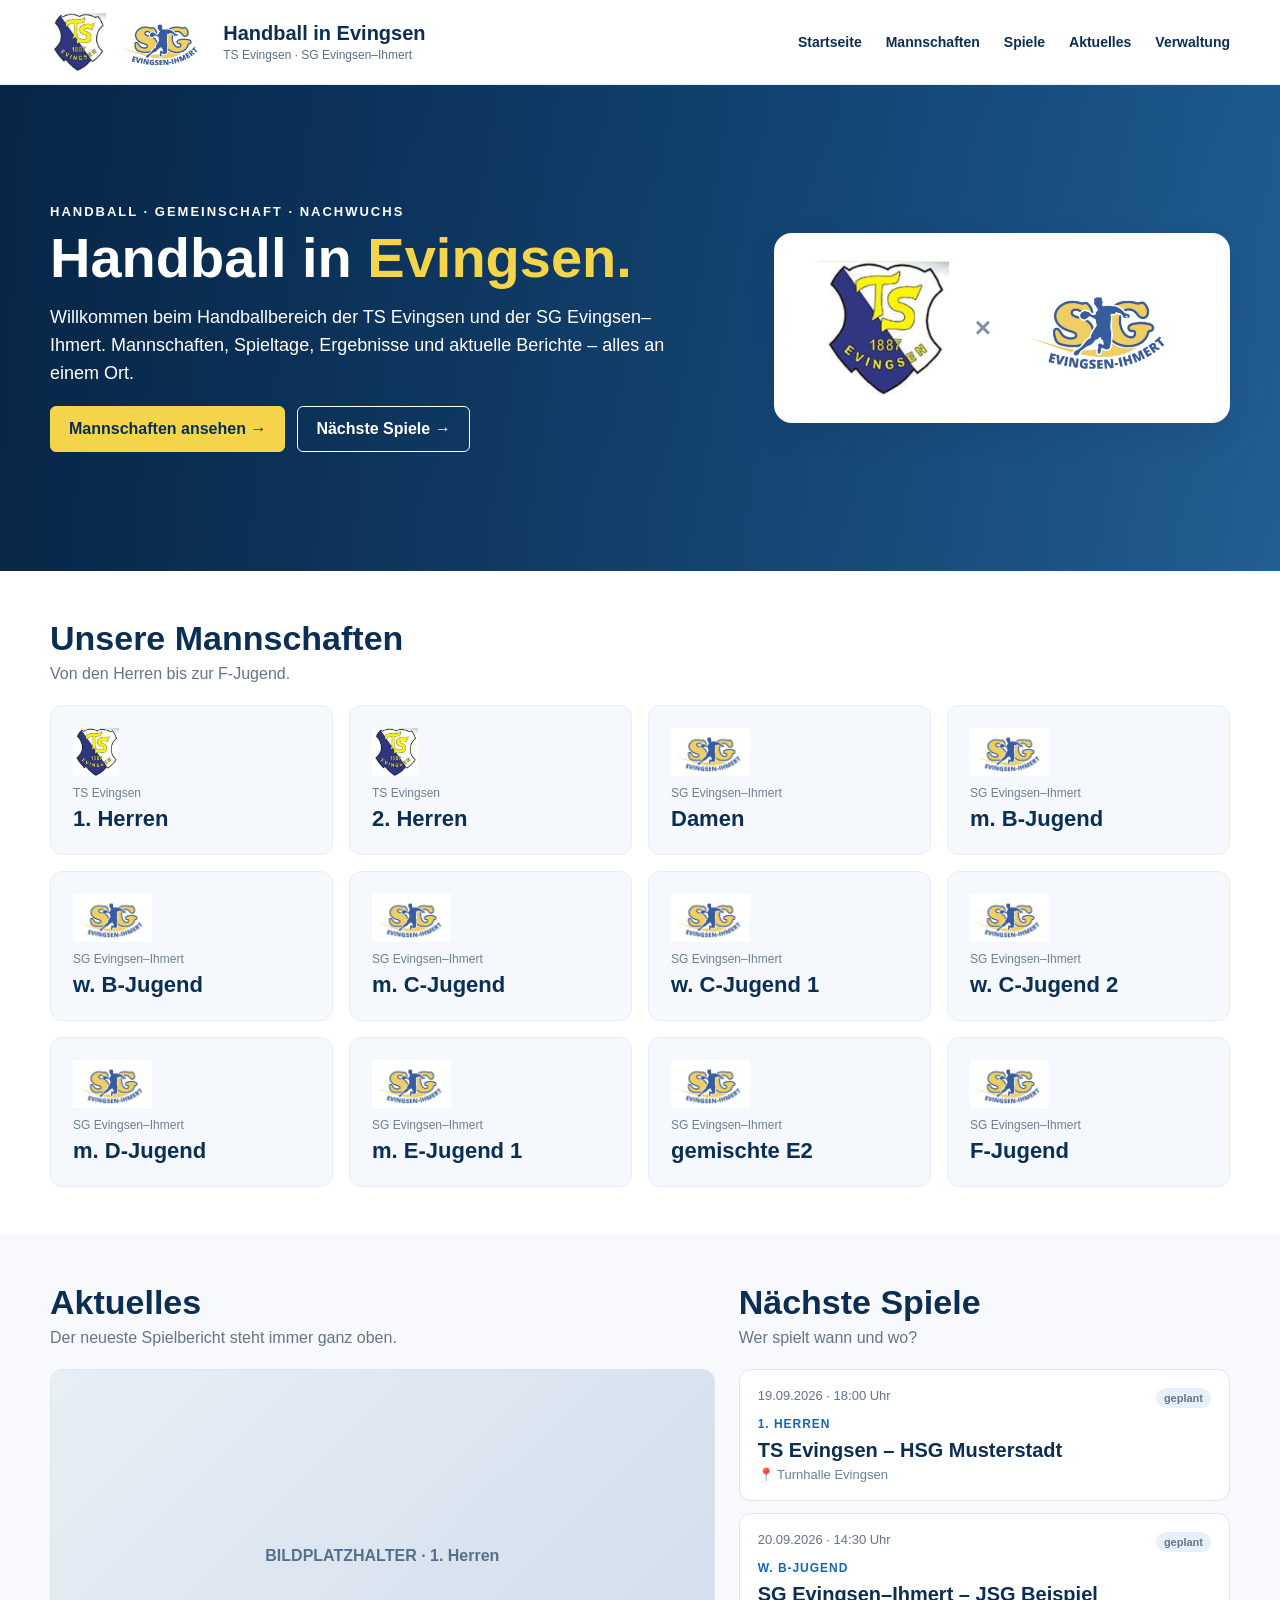
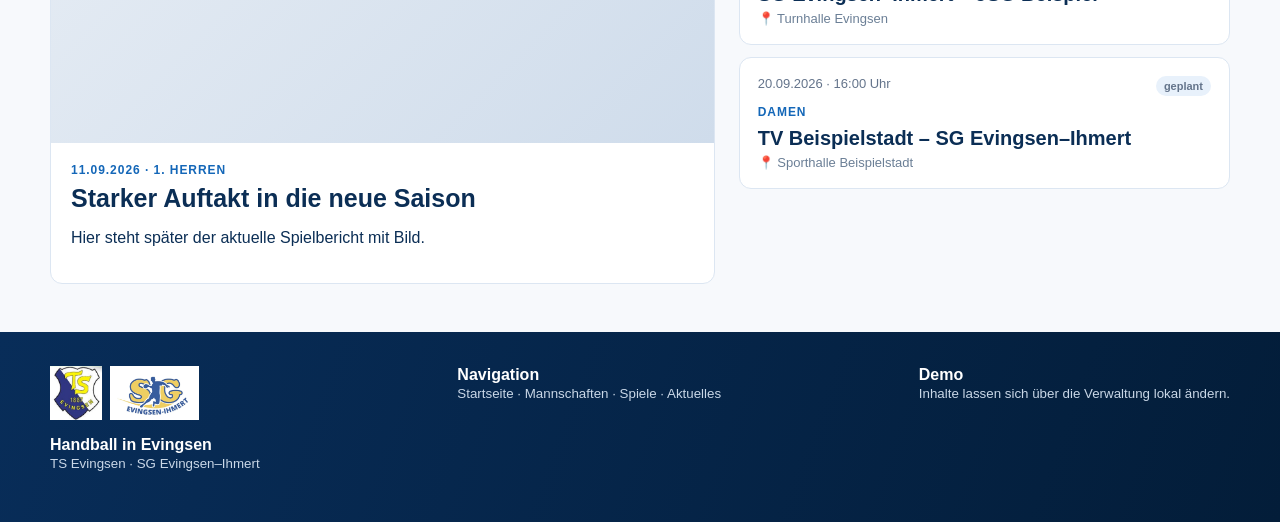
<file: index.html>
<!doctype html><html lang="de"><head><meta charset="utf-8"><meta name="viewport" content="width=device-width,initial-scale=1"><title>Handball in Evingsen</title><link rel="stylesheet" href="assets/css/style.css"></head><body><header class="topbar"><div class="container header"><a class="brand" href="index.html"><div class="brand-logos"><img src="assets/img/ts-logo.png"><img src="assets/img/sg-logo.png"></div><div class="brand-text"><strong>Handball in Evingsen</strong><span>TS Evingsen · SG Evingsen–Ihmert</span></div></a><nav class="nav"><a href="index.html">Startseite</a><a href="mannschaften.html">Mannschaften</a><a href="spiele.html">Spiele</a><a href="aktuelles.html">Aktuelles</a><a href="admin.html">Verwaltung</a></nav><button class="menu-btn">☰</button></div><div class="container mobile-menu"><a href="index.html">Startseite</a><a href="mannschaften.html">Mannschaften</a><a href="spiele.html">Spiele</a><a href="aktuelles.html">Aktuelles</a><a href="admin.html">Verwaltung</a></div></header><section class="hero"><div class="container hero-inner"><div><div class="kicker">Handball · Gemeinschaft · Nachwuchs</div><h1>Handball in <span>Evingsen.</span></h1><p>Willkommen beim Handballbereich der TS Evingsen und der SG Evingsen–Ihmert. Mannschaften, Spieltage, Ergebnisse und aktuelle Berichte – alles an einem Ort.</p><div class="hero-actions"><a class="btn primary" href="mannschaften.html">Mannschaften ansehen →</a><a class="btn" href="spiele.html">Nächste Spiele →</a></div></div><div class="hero-logos"><img src="assets/img/ts-logo.png"><div class="x">×</div><img src="assets/img/sg-logo.png"></div></div></section><section><div class="container"><div class="section-head"><div><h2>Unsere Mannschaften</h2><div class="sub">Von den Herren bis zur F-Jugend.</div></div></div><div class="team-grid"><a class="team-card" href="team.html?id=1-herren"><img class="logo-mini" src="assets/img/ts-logo.png"><div><div class="mini">TS Evingsen</div><h3>1. Herren</h3></div></a><a class="team-card" href="team.html?id=2-herren"><img class="logo-mini" src="assets/img/ts-logo.png"><div><div class="mini">TS Evingsen</div><h3>2. Herren</h3></div></a><a class="team-card" href="team.html?id=damen"><img class="logo-mini" src="assets/img/sg-logo.png"><div><div class="mini">SG Evingsen–Ihmert</div><h3>Damen</h3></div></a><a class="team-card" href="team.html?id=m-b-jugend"><img class="logo-mini" src="assets/img/sg-logo.png"><div><div class="mini">SG Evingsen–Ihmert</div><h3>m. B-Jugend</h3></div></a><a class="team-card" href="team.html?id=w-b-jugend"><img class="logo-mini" src="assets/img/sg-logo.png"><div><div class="mini">SG Evingsen–Ihmert</div><h3>w. B-Jugend</h3></div></a><a class="team-card" href="team.html?id=m-c-jugend"><img class="logo-mini" src="assets/img/sg-logo.png"><div><div class="mini">SG Evingsen–Ihmert</div><h3>m. C-Jugend</h3></div></a><a class="team-card" href="team.html?id=w-c-jugend-1"><img class="logo-mini" src="assets/img/sg-logo.png"><div><div class="mini">SG Evingsen–Ihmert</div><h3>w. C-Jugend 1</h3></div></a><a class="team-card" href="team.html?id=w-c-jugend-2"><img class="logo-mini" src="assets/img/sg-logo.png"><div><div class="mini">SG Evingsen–Ihmert</div><h3>w. C-Jugend 2</h3></div></a><a class="team-card" href="team.html?id=m-d-jugend"><img class="logo-mini" src="assets/img/sg-logo.png"><div><div class="mini">SG Evingsen–Ihmert</div><h3>m. D-Jugend</h3></div></a><a class="team-card" href="team.html?id=m-e-jugend-1"><img class="logo-mini" src="assets/img/sg-logo.png"><div><div class="mini">SG Evingsen–Ihmert</div><h3>m. E-Jugend 1</h3></div></a><a class="team-card" href="team.html?id=gemischte-e2"><img class="logo-mini" src="assets/img/sg-logo.png"><div><div class="mini">SG Evingsen–Ihmert</div><h3>gemischte E2</h3></div></a><a class="team-card" href="team.html?id=f-jugend"><img class="logo-mini" src="assets/img/sg-logo.png"><div><div class="mini">SG Evingsen–Ihmert</div><h3>F-Jugend</h3></div></a></div></div></section><section style="background:#f7f9fc"><div class="container grid-2"><div><div class="section-head"><div><h2>Aktuelles</h2><div class="sub">Der neueste Spielbericht steht immer ganz oben.</div></div></div><div id="latestNews"></div></div><div><div class="section-head"><div><h2>Nächste Spiele</h2><div class="sub">Wer spielt wann und wo?</div></div></div><div id="homeGames" class="game-list"></div></div></div></section><footer class="footer"><div class="container footer-grid"><div><div class="brand-logos"><img src="assets/img/ts-logo.png"><img src="assets/img/sg-logo.png"></div><p><strong>Handball in Evingsen</strong><br><small>TS Evingsen · SG Evingsen–Ihmert</small></p></div><div><strong>Navigation</strong><br><small>Startseite · Mannschaften · Spiele · Aktuelles</small></div><div><strong>Demo</strong><br><small>Inhalte lassen sich über die Verwaltung lokal ändern.</small></div></div></footer><script src="assets/js/data.js"></script><script src="assets/js/site.js"></script><script>const n=NEWS[0];document.getElementById('latestNews').innerHTML=n?`<article class="news-card"><div class="placeholder">${String(n.image||'').startsWith('data:')?`<img src="${n.image}" style="width:100%;height:100%;object-fit:cover">`:n.image}</div><div class="news-body"><div class="eyebrow">${n.date} · ${n.team}</div><h3>${n.title}</h3><p>${n.text}</p></div></article>`:'<div class="panel" style="padding:20px">Noch keine Berichte.</div>';document.getElementById('homeGames').innerHTML=GAMES.filter(g=>(g.status||'geplant')!=='beendet').slice(0,3).map(g=>`<article class="game-card"><div class="game-top"><span>${g.date} · ${g.time} Uhr</span><span class="status ${g.status||'geplant'}">${g.status||'geplant'}</span></div><div class="eyebrow" style="margin-top:9px">${g.team}</div><div class="match">${g.home} – ${g.away}</div><div class="place">📍 ${g.place}</div></article>`).join('');</script></body></html>
</file>
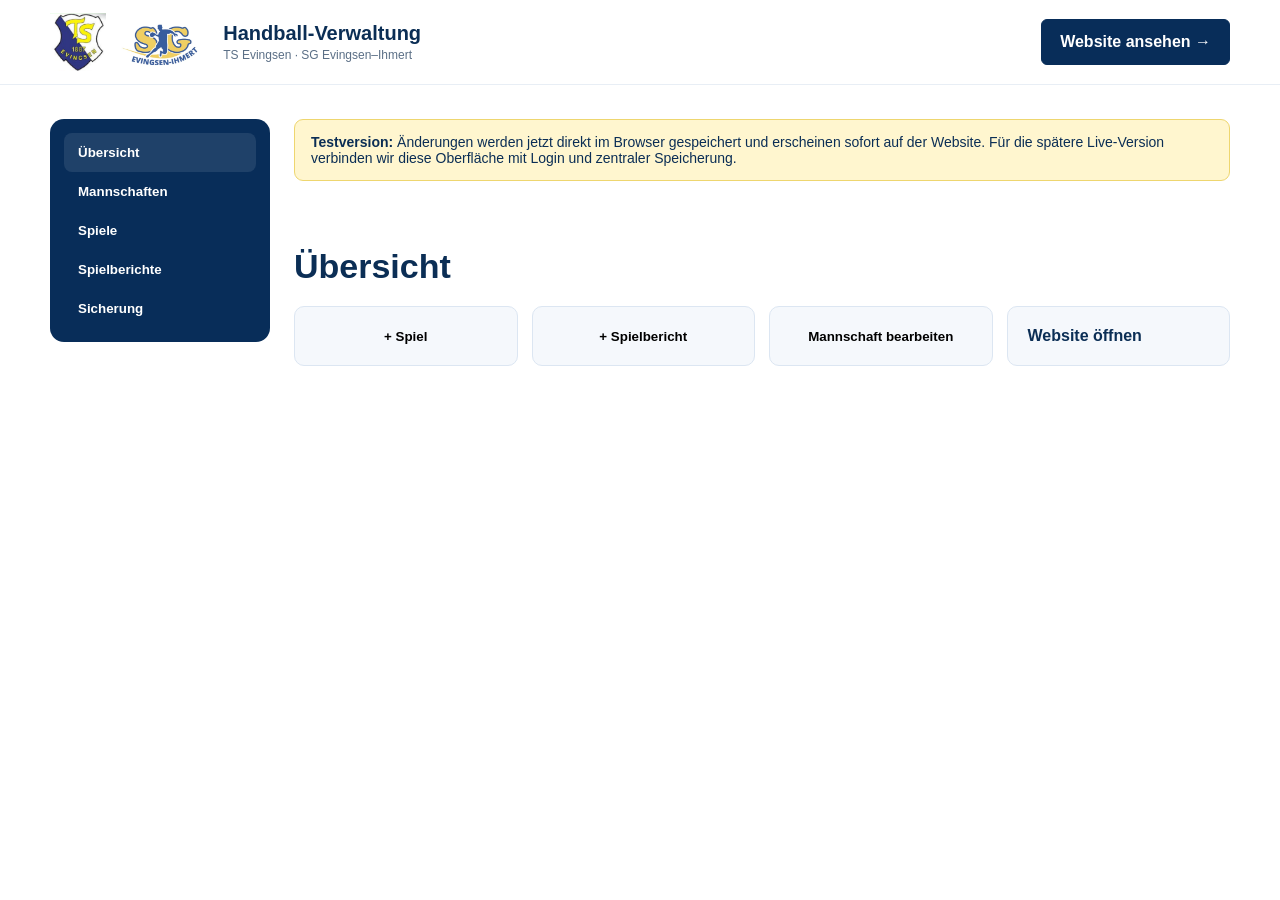
<file: admin.html>
<!doctype html><html lang="de"><head><meta charset="utf-8"><meta name="viewport" content="width=device-width,initial-scale=1"><title>Verwaltung</title><link rel="stylesheet" href="assets/css/style.css"></head><body><header class="topbar"><div class="container header"><a class="brand" href="index.html"><div class="brand-logos"><img src="assets/img/ts-logo.png"><img src="assets/img/sg-logo.png"></div><div class="brand-text"><strong>Handball-Verwaltung</strong><span>TS Evingsen · SG Evingsen–Ihmert</span></div></a><a class="btn dark" href="index.html">Website ansehen →</a></div></header><div class="container admin-wrap"><aside class="admin-nav"><button class="active" data-tab="dashboard">Übersicht</button><button data-tab="teams">Mannschaften</button><button data-tab="games">Spiele</button><button data-tab="news">Spielberichte</button><button data-tab="backup">Sicherung</button></aside><main><div class="notice"><strong>Testversion:</strong> Änderungen werden jetzt direkt im Browser gespeichert und erscheinen sofort auf der Website. Für die spätere Live-Version verbinden wir diese Oberfläche mit Login und zentraler Speicherung.</div><section class="admin-section active" id="tab-dashboard"><h2>Übersicht</h2><div class="quick" style="margin-top:20px"><button onclick="openGame()">+ Spiel</button><button onclick="openNews()">+ Spielbericht</button><button onclick="switchTab('teams')">Mannschaft bearbeiten</button><a href="index.html">Website öffnen</a></div></section><section class="admin-section" id="tab-teams"><div class="admin-toolbar"><div><h2>Mannschaften</h2><div class="sub">Foto, Training und Ansprechpartner ändern.</div></div></div><div id="teamTable"></div></section><section class="admin-section" id="tab-games"><div class="admin-toolbar"><div><h2>Spiele</h2><div class="sub">Anlegen, verschieben, absagen, Ergebnis eintragen.</div></div><button class="btn dark" onclick="openGame()">+ Spiel hinzufügen</button></div><div id="gameTable"></div></section><section class="admin-section" id="tab-news"><div class="admin-toolbar"><div><h2>Spielberichte</h2><div class="sub">Bild + Text + Mannschaft.</div></div><button class="btn dark" onclick="openNews()">+ Spielbericht</button></div><div id="newsTable"></div></section><section class="admin-section" id="tab-backup"><h2>Sicherung</h2><div class="hero-actions" style="margin-top:20px"><button class="btn dark" onclick="exportData()">Daten exportieren</button><label class="btn dark">Daten importieren<input type="file" id="importFile" accept=".json" hidden></label><button class="smallbtn danger" onclick="resetAll()">Zurücksetzen</button></div></section></main></div>
<div class="modal" id="gameModal"><div class="modal-box"><div class="modal-head"><h3>Spiel bearbeiten</h3><button class="close" onclick="closeModal('gameModal')">×</button></div><div class="form-grid"><input type="hidden" id="gameIndex"><div class="field"><label>Mannschaft</label><select id="gTeam"></select></div><div class="field"><label>Status</label><select id="gStatus"><option>geplant</option><option>verlegt</option><option>abgesagt</option><option>beendet</option></select></div><div class="field"><label>Datum</label><input id="gDate"></div><div class="field"><label>Uhrzeit</label><input id="gTime"></div><div class="field"><label>Heim</label><input id="gHome"></div><div class="field"><label>Gast</label><input id="gAway"></div><div class="field full"><label>Spielort</label><input id="gPlace"></div><div class="field"><label>Heimtore</label><input id="gHomeScore" type="number"></div><div class="field"><label>Gasttore</label><input id="gAwayScore" type="number"></div><div class="field full"><button class="btn dark" onclick="saveGame()">Speichern</button></div></div></div></div>
<div class="modal" id="newsModal"><div class="modal-box"><div class="modal-head"><h3>Spielbericht</h3><button class="close" onclick="closeModal('newsModal')">×</button></div><div class="form-grid"><input type="hidden" id="newsIndex"><div class="field"><label>Mannschaft</label><select id="nTeam"></select></div><div class="field"><label>Datum</label><input id="nDate"></div><div class="field full"><label>Überschrift</label><input id="nTitle"></div><div class="field full"><label>Bild</label><input id="nImage" type="file" accept="image/*"></div><div class="field full"><label>Text</label><textarea id="nText"></textarea></div><div class="field full"><button class="btn dark" onclick="saveNews()">Veröffentlichen</button></div></div></div></div>
<div class="modal" id="teamModal"><div class="modal-box"><div class="modal-head"><h3>Mannschaft</h3><button class="close" onclick="closeModal('teamModal')">×</button></div><div class="form-grid"><input type="hidden" id="teamIndex"><div class="field full"><label>Mannschaft</label><input id="tName" disabled></div><div class="field"><label>Training</label><input id="tTraining"></div><div class="field"><label>Ansprechpartner</label><input id="tCoach"></div><div class="field full"><label>Mannschaftsfoto</label><input id="tImage" type="file" accept="image/*"></div><div class="field full"><button class="btn dark" onclick="saveTeam()">Speichern</button></div></div></div></div><script src="assets/js/data.js"></script><script src="assets/js/admin.js"></script></body></html>
</file>
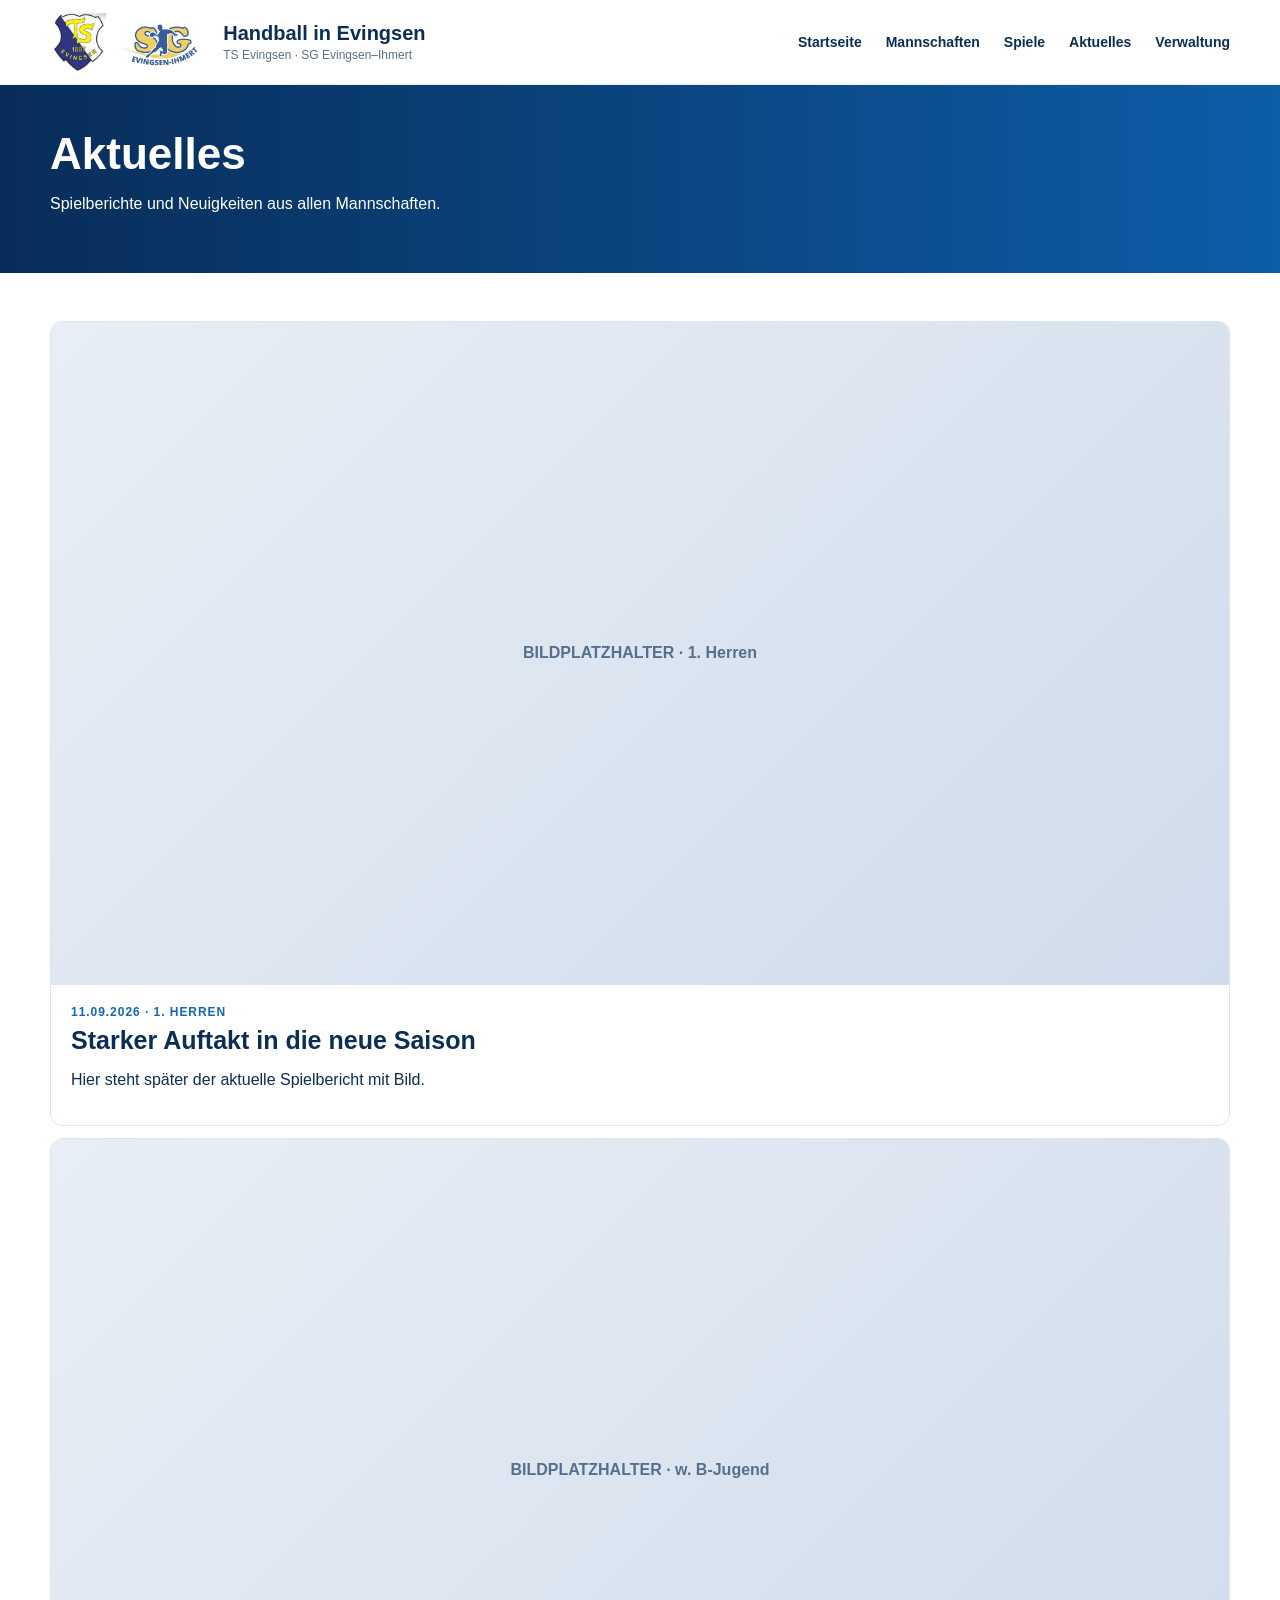
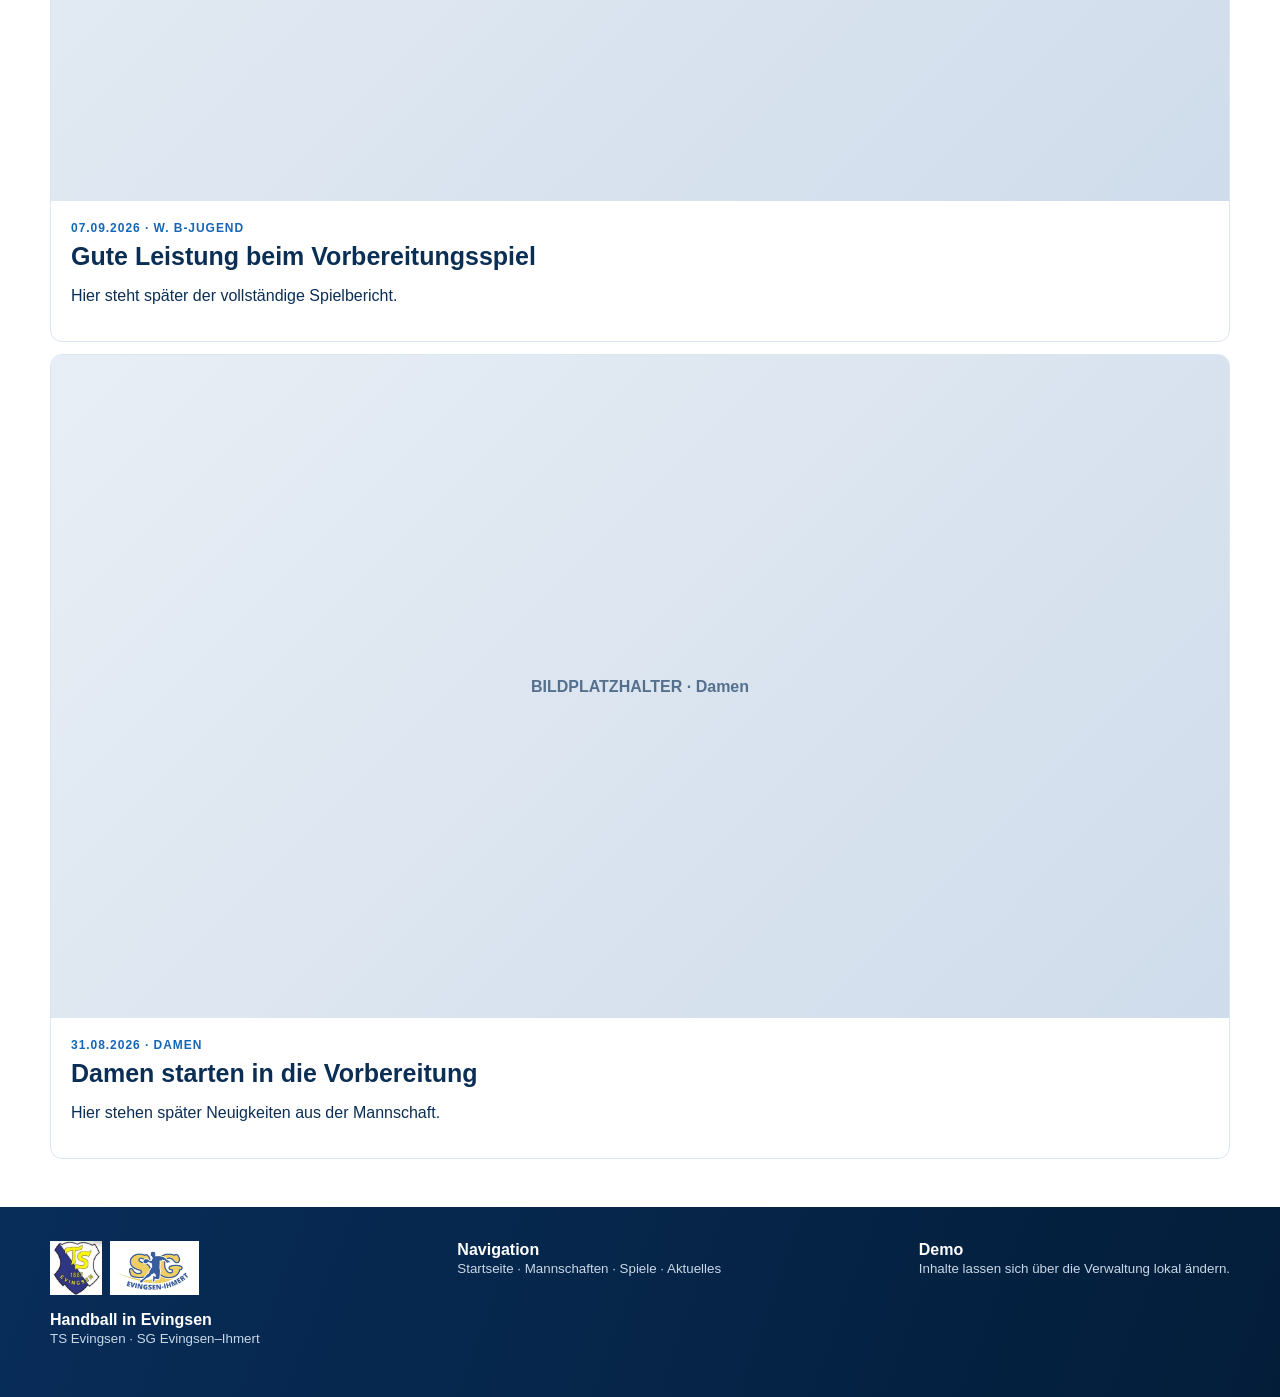
<file: aktuelles.html>
<!doctype html><html lang="de"><head><meta charset="utf-8"><meta name="viewport" content="width=device-width,initial-scale=1"><title>Aktuelles</title><link rel="stylesheet" href="assets/css/style.css"></head><body><header class="topbar"><div class="container header"><a class="brand" href="index.html"><div class="brand-logos"><img src="assets/img/ts-logo.png"><img src="assets/img/sg-logo.png"></div><div class="brand-text"><strong>Handball in Evingsen</strong><span>TS Evingsen · SG Evingsen–Ihmert</span></div></a><nav class="nav"><a href="index.html">Startseite</a><a href="mannschaften.html">Mannschaften</a><a href="spiele.html">Spiele</a><a href="aktuelles.html">Aktuelles</a><a href="admin.html">Verwaltung</a></nav><button class="menu-btn">☰</button></div><div class="container mobile-menu"><a href="index.html">Startseite</a><a href="mannschaften.html">Mannschaften</a><a href="spiele.html">Spiele</a><a href="aktuelles.html">Aktuelles</a><a href="admin.html">Verwaltung</a></div></header><div class="page-hero"><div class="container"><h1>Aktuelles</h1><p>Spielberichte und Neuigkeiten aus allen Mannschaften.</p></div></div><section><div class="container"><div id="newsAll" class="news-list"></div></div></section><footer class="footer"><div class="container footer-grid"><div><div class="brand-logos"><img src="assets/img/ts-logo.png"><img src="assets/img/sg-logo.png"></div><p><strong>Handball in Evingsen</strong><br><small>TS Evingsen · SG Evingsen–Ihmert</small></p></div><div><strong>Navigation</strong><br><small>Startseite · Mannschaften · Spiele · Aktuelles</small></div><div><strong>Demo</strong><br><small>Inhalte lassen sich über die Verwaltung lokal ändern.</small></div></div></footer><script src="assets/js/data.js"></script><script src="assets/js/site.js"></script><script>
function relatedGame(n){
  const candidates=(window.GAMES||[]).filter(g=>g.team===n.team && g.status==='beendet' && g.homeScore!==undefined && g.homeScore!=='' && g.awayScore!==undefined && g.awayScore!=='');
  return candidates.find(g=>g.date===n.date) || null;
}
document.getElementById('newsAll').innerHTML=NEWS.map(n=>{
  const g=relatedGame(n);
  return `<article class="news-card">
    <div class="placeholder">${String(n.image||'').startsWith('data:')?`<img src="${n.image}" style="width:100%;height:100%;object-fit:cover">`:n.image}</div>
    <div class="news-body">
      <div class="eyebrow">${n.date} · ${n.team}</div>
      <h3>${n.title}</h3>
      ${g?`<div class="report-result"><span>${g.home}</span><strong>${g.homeScore} : ${g.awayScore}</strong><span>${g.away}</span></div>`:''}
      <p>${n.text}</p>
    </div>
  </article>`;
}).join('');
</script></body></html>
</file>
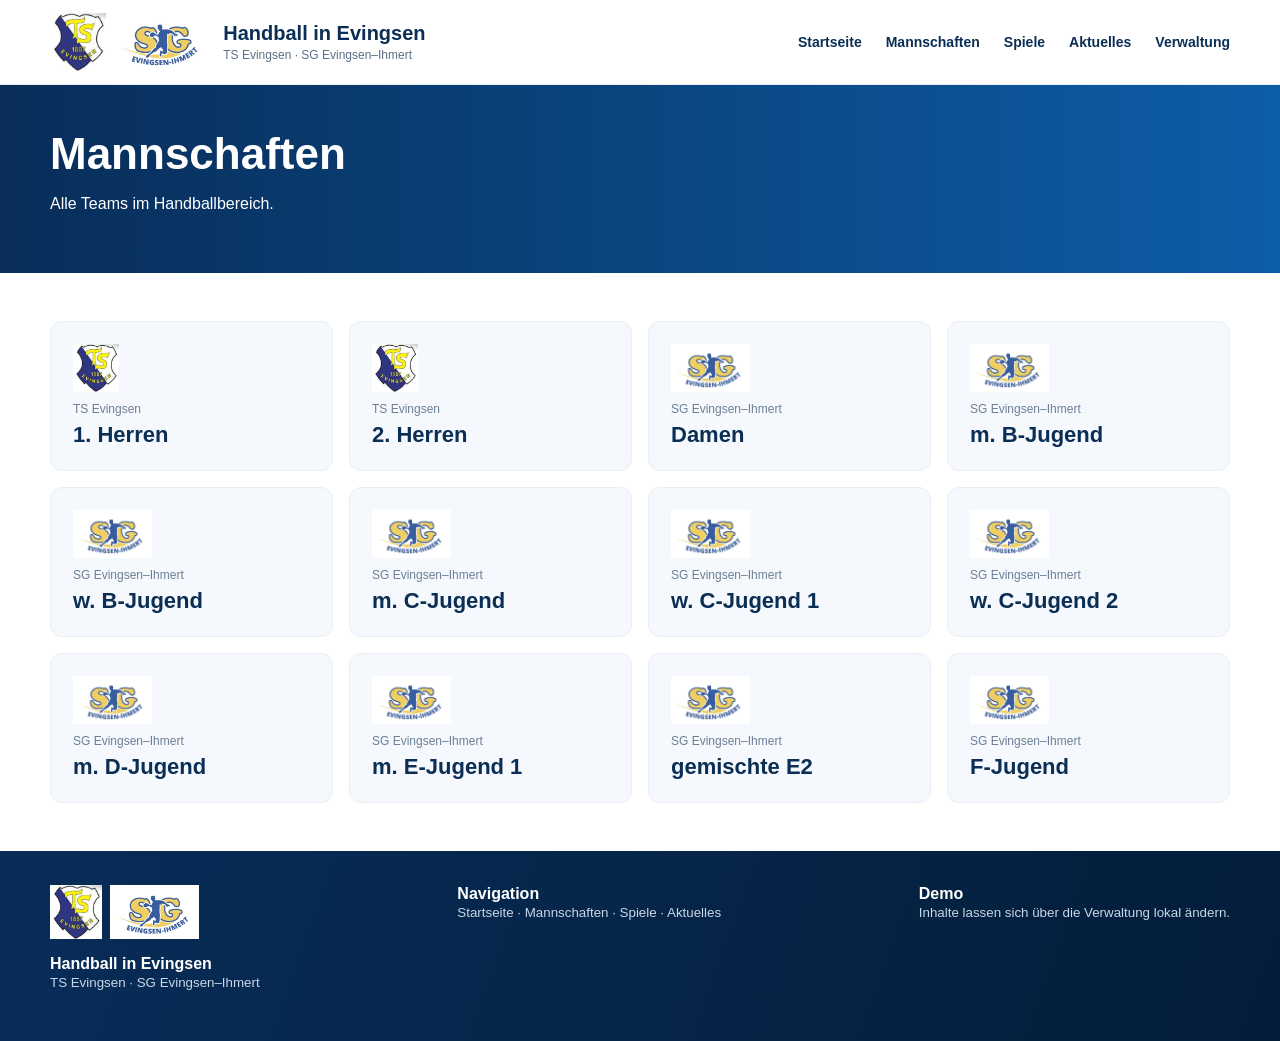
<file: mannschaften.html>
<!doctype html><html lang="de"><head><meta charset="utf-8"><meta name="viewport" content="width=device-width,initial-scale=1"><title>Mannschaften</title><link rel="stylesheet" href="assets/css/style.css"></head><body><header class="topbar"><div class="container header"><a class="brand" href="index.html"><div class="brand-logos"><img src="assets/img/ts-logo.png"><img src="assets/img/sg-logo.png"></div><div class="brand-text"><strong>Handball in Evingsen</strong><span>TS Evingsen · SG Evingsen–Ihmert</span></div></a><nav class="nav"><a href="index.html">Startseite</a><a href="mannschaften.html">Mannschaften</a><a href="spiele.html">Spiele</a><a href="aktuelles.html">Aktuelles</a><a href="admin.html">Verwaltung</a></nav><button class="menu-btn">☰</button></div><div class="container mobile-menu"><a href="index.html">Startseite</a><a href="mannschaften.html">Mannschaften</a><a href="spiele.html">Spiele</a><a href="aktuelles.html">Aktuelles</a><a href="admin.html">Verwaltung</a></div></header><div class="page-hero"><div class="container"><h1>Mannschaften</h1><p>Alle Teams im Handballbereich.</p></div></div><section><div class="container"><div class="team-grid"><a class="team-card" href="team.html?id=1-herren"><img class="logo-mini" src="assets/img/ts-logo.png"><div><div class="mini">TS Evingsen</div><h3>1. Herren</h3></div></a><a class="team-card" href="team.html?id=2-herren"><img class="logo-mini" src="assets/img/ts-logo.png"><div><div class="mini">TS Evingsen</div><h3>2. Herren</h3></div></a><a class="team-card" href="team.html?id=damen"><img class="logo-mini" src="assets/img/sg-logo.png"><div><div class="mini">SG Evingsen–Ihmert</div><h3>Damen</h3></div></a><a class="team-card" href="team.html?id=m-b-jugend"><img class="logo-mini" src="assets/img/sg-logo.png"><div><div class="mini">SG Evingsen–Ihmert</div><h3>m. B-Jugend</h3></div></a><a class="team-card" href="team.html?id=w-b-jugend"><img class="logo-mini" src="assets/img/sg-logo.png"><div><div class="mini">SG Evingsen–Ihmert</div><h3>w. B-Jugend</h3></div></a><a class="team-card" href="team.html?id=m-c-jugend"><img class="logo-mini" src="assets/img/sg-logo.png"><div><div class="mini">SG Evingsen–Ihmert</div><h3>m. C-Jugend</h3></div></a><a class="team-card" href="team.html?id=w-c-jugend-1"><img class="logo-mini" src="assets/img/sg-logo.png"><div><div class="mini">SG Evingsen–Ihmert</div><h3>w. C-Jugend 1</h3></div></a><a class="team-card" href="team.html?id=w-c-jugend-2"><img class="logo-mini" src="assets/img/sg-logo.png"><div><div class="mini">SG Evingsen–Ihmert</div><h3>w. C-Jugend 2</h3></div></a><a class="team-card" href="team.html?id=m-d-jugend"><img class="logo-mini" src="assets/img/sg-logo.png"><div><div class="mini">SG Evingsen–Ihmert</div><h3>m. D-Jugend</h3></div></a><a class="team-card" href="team.html?id=m-e-jugend-1"><img class="logo-mini" src="assets/img/sg-logo.png"><div><div class="mini">SG Evingsen–Ihmert</div><h3>m. E-Jugend 1</h3></div></a><a class="team-card" href="team.html?id=gemischte-e2"><img class="logo-mini" src="assets/img/sg-logo.png"><div><div class="mini">SG Evingsen–Ihmert</div><h3>gemischte E2</h3></div></a><a class="team-card" href="team.html?id=f-jugend"><img class="logo-mini" src="assets/img/sg-logo.png"><div><div class="mini">SG Evingsen–Ihmert</div><h3>F-Jugend</h3></div></a></div></div></section><footer class="footer"><div class="container footer-grid"><div><div class="brand-logos"><img src="assets/img/ts-logo.png"><img src="assets/img/sg-logo.png"></div><p><strong>Handball in Evingsen</strong><br><small>TS Evingsen · SG Evingsen–Ihmert</small></p></div><div><strong>Navigation</strong><br><small>Startseite · Mannschaften · Spiele · Aktuelles</small></div><div><strong>Demo</strong><br><small>Inhalte lassen sich über die Verwaltung lokal ändern.</small></div></div></footer><script src="assets/js/data.js"></script><script src="assets/js/site.js"></script></body></html>
</file>
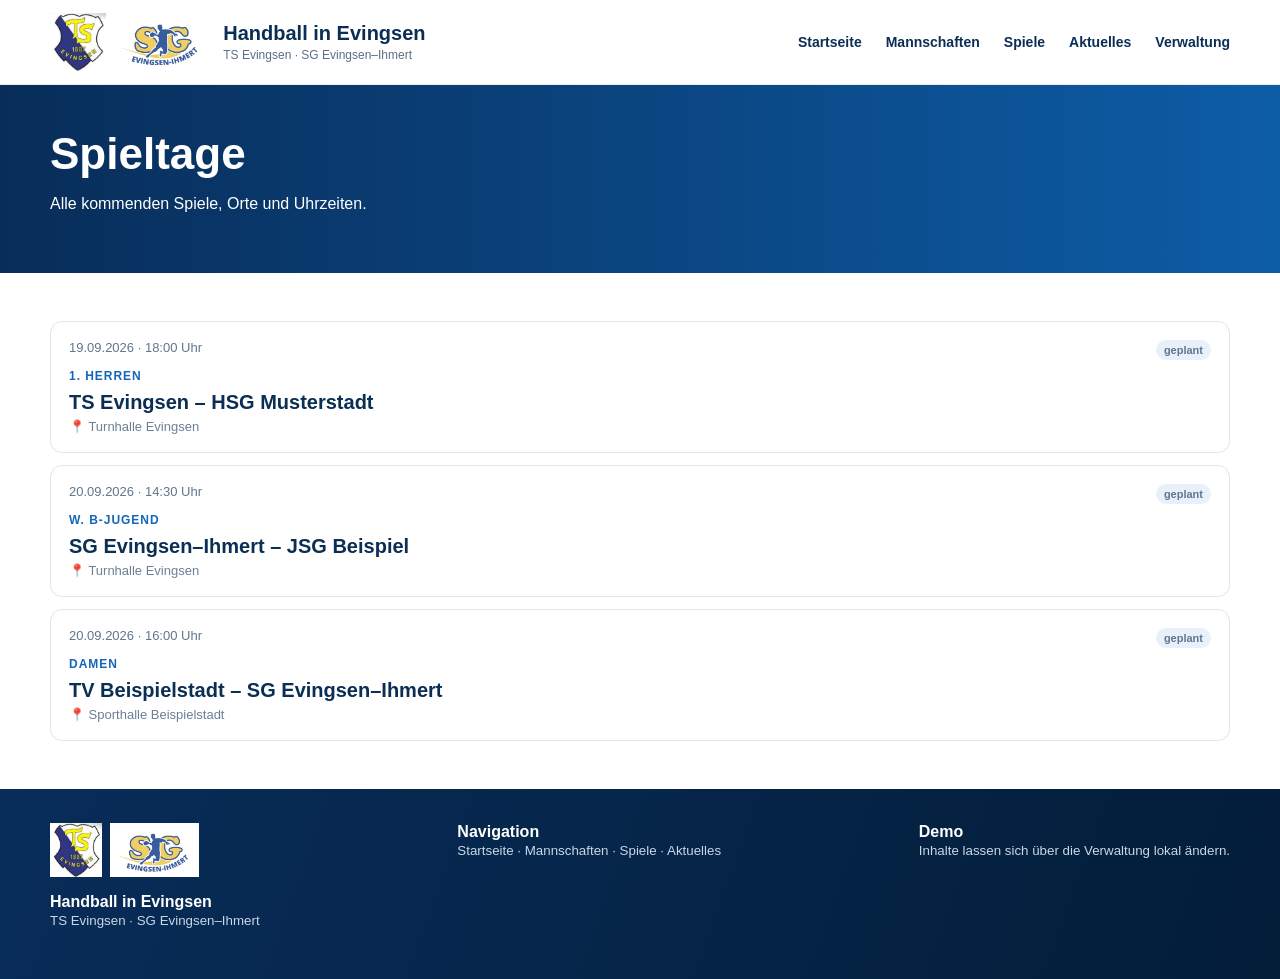
<file: spiele.html>
<!doctype html><html lang="de"><head><meta charset="utf-8"><meta name="viewport" content="width=device-width,initial-scale=1"><title>Spiele</title><link rel="stylesheet" href="assets/css/style.css"></head><body><header class="topbar"><div class="container header"><a class="brand" href="index.html"><div class="brand-logos"><img src="assets/img/ts-logo.png"><img src="assets/img/sg-logo.png"></div><div class="brand-text"><strong>Handball in Evingsen</strong><span>TS Evingsen · SG Evingsen–Ihmert</span></div></a><nav class="nav"><a href="index.html">Startseite</a><a href="mannschaften.html">Mannschaften</a><a href="spiele.html">Spiele</a><a href="aktuelles.html">Aktuelles</a><a href="admin.html">Verwaltung</a></nav><button class="menu-btn">☰</button></div><div class="container mobile-menu"><a href="index.html">Startseite</a><a href="mannschaften.html">Mannschaften</a><a href="spiele.html">Spiele</a><a href="aktuelles.html">Aktuelles</a><a href="admin.html">Verwaltung</a></div></header><div class="page-hero"><div class="container"><h1>Spieltage</h1><p>Alle kommenden Spiele, Orte und Uhrzeiten.</p></div></div><section><div class="container"><div id="gameList" class="game-list"></div></div></section><footer class="footer"><div class="container footer-grid"><div><div class="brand-logos"><img src="assets/img/ts-logo.png"><img src="assets/img/sg-logo.png"></div><p><strong>Handball in Evingsen</strong><br><small>TS Evingsen · SG Evingsen–Ihmert</small></p></div><div><strong>Navigation</strong><br><small>Startseite · Mannschaften · Spiele · Aktuelles</small></div><div><strong>Demo</strong><br><small>Inhalte lassen sich über die Verwaltung lokal ändern.</small></div></div></footer><script src="assets/js/data.js"></script><script src="assets/js/site.js"></script><script>document.getElementById('gameList').innerHTML=GAMES.map(g=>`<article class="game-card"><div class="game-top"><span>${g.date} · ${g.time} Uhr</span><span class="status ${g.status||'geplant'}">${g.status||'geplant'}</span></div><div class="eyebrow" style="margin-top:9px">${g.team}</div><div class="match">${g.home} – ${g.away}</div><div class="place">📍 ${g.place}</div>${g.homeScore!==''?`<div class="match">Ergebnis: ${g.homeScore} : ${g.awayScore}</div>`:''}</article>`).join('');</script></body></html>
</file>
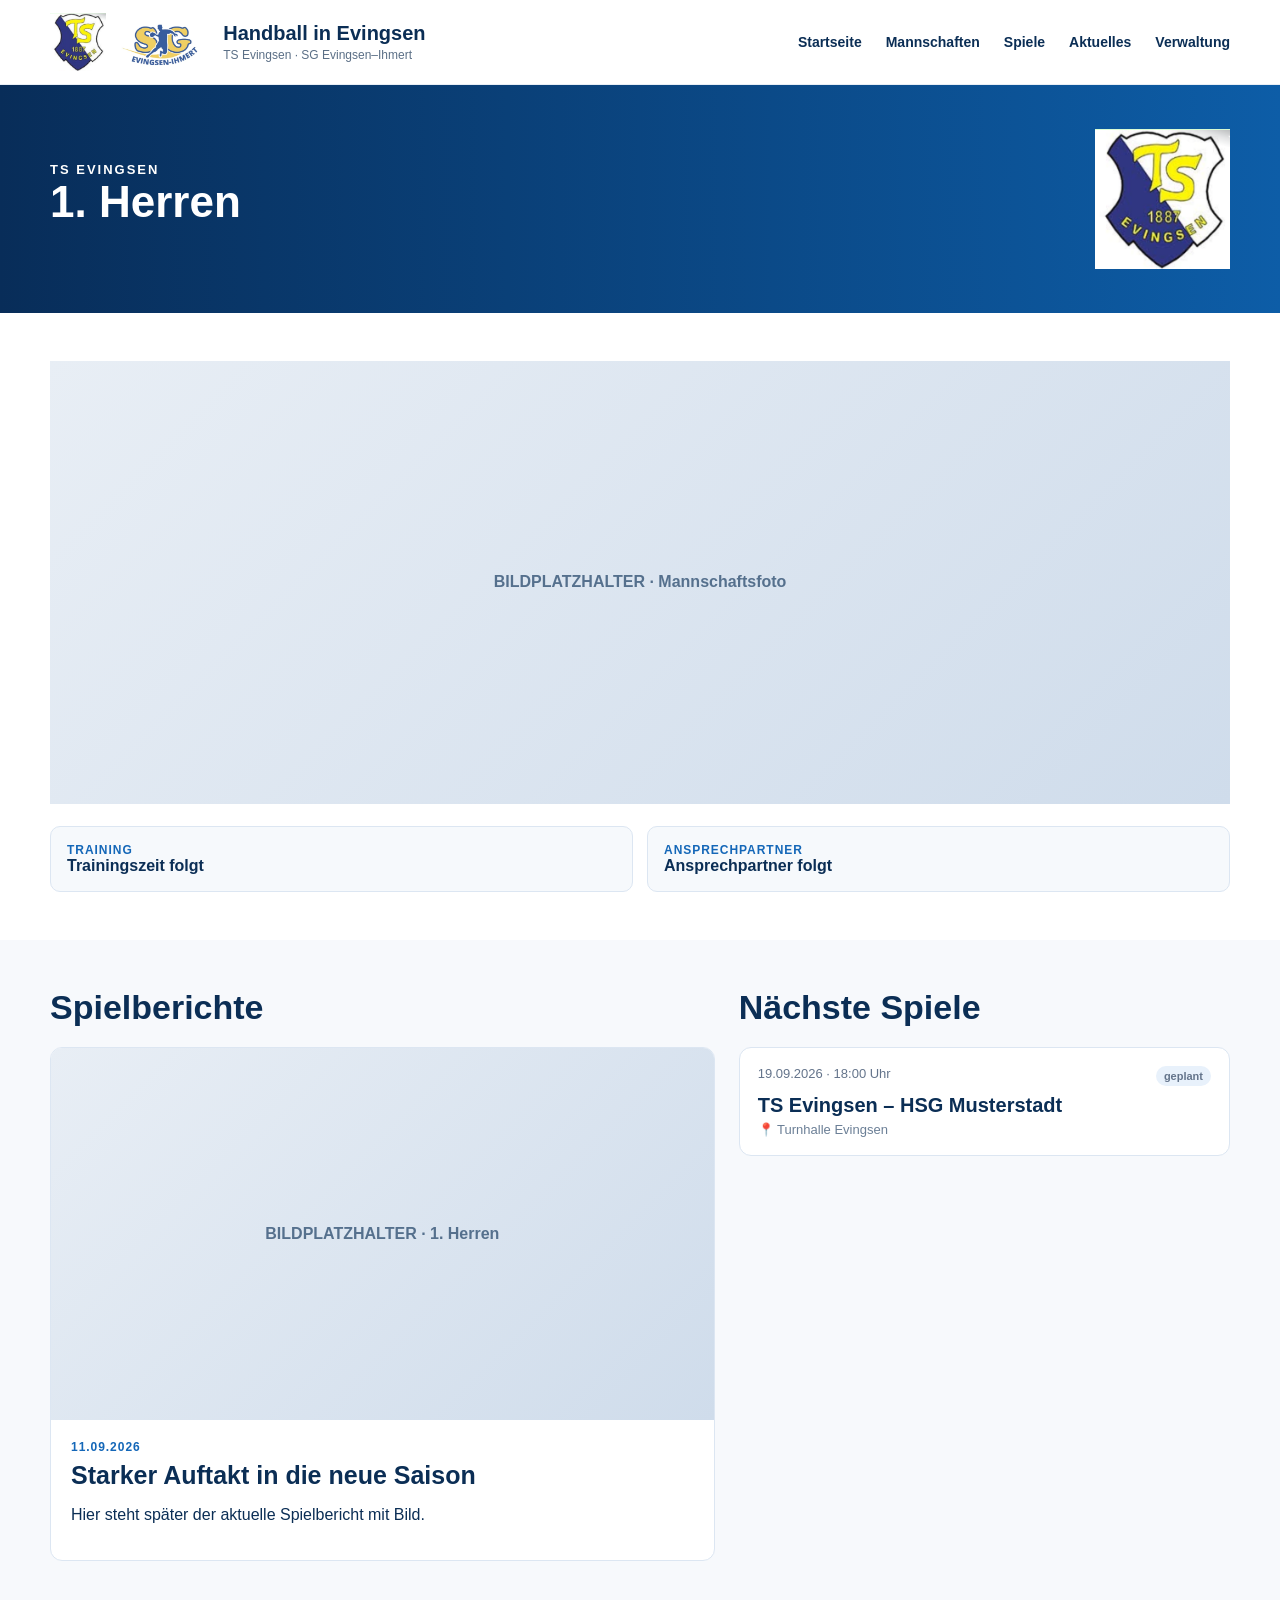
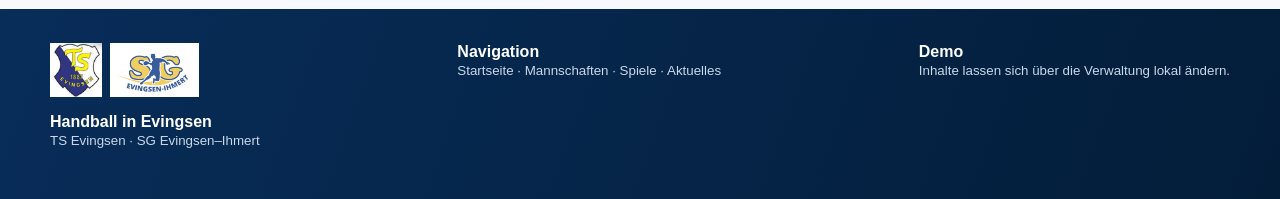
<file: team.html>
<!doctype html><html lang="de"><head><meta charset="utf-8"><meta name="viewport" content="width=device-width,initial-scale=1"><title>Mannschaft</title><link rel="stylesheet" href="assets/css/style.css"></head><body><header class="topbar"><div class="container header"><a class="brand" href="index.html"><div class="brand-logos"><img src="assets/img/ts-logo.png"><img src="assets/img/sg-logo.png"></div><div class="brand-text"><strong>Handball in Evingsen</strong><span>TS Evingsen · SG Evingsen–Ihmert</span></div></a><nav class="nav"><a href="index.html">Startseite</a><a href="mannschaften.html">Mannschaften</a><a href="spiele.html">Spiele</a><a href="aktuelles.html">Aktuelles</a><a href="admin.html">Verwaltung</a></nav><button class="menu-btn">☰</button></div><div class="container mobile-menu"><a href="index.html">Startseite</a><a href="mannschaften.html">Mannschaften</a><a href="spiele.html">Spiele</a><a href="aktuelles.html">Aktuelles</a><a href="admin.html">Verwaltung</a></div></header><div class="page-hero"><div class="container team-hero"><div><div class="kicker" id="org"></div><h1 id="teamName">Mannschaft</h1></div><img id="teamLogo" style="max-height:140px;margin-left:auto"></div></div><section><div class="container"><div id="teamPhoto" class="placeholder" style="aspect-ratio:16/6">BILDPLATZHALTER · Mannschaftsfoto</div><div class="team-meta"><div class="meta"><div class="eyebrow">Training</div><strong id="training"></strong></div><div class="meta"><div class="eyebrow">Ansprechpartner</div><strong id="coach"></strong></div></div></div></section><section style="background:#f7f9fc"><div class="container grid-2"><div><h2>Spielberichte</h2><div id="teamNews" class="news-list" style="margin-top:20px"></div></div><div><h2>Nächste Spiele</h2><div id="teamGames" class="game-list" style="margin-top:20px"></div></div></div></section><footer class="footer"><div class="container footer-grid"><div><div class="brand-logos"><img src="assets/img/ts-logo.png"><img src="assets/img/sg-logo.png"></div><p><strong>Handball in Evingsen</strong><br><small>TS Evingsen · SG Evingsen–Ihmert</small></p></div><div><strong>Navigation</strong><br><small>Startseite · Mannschaften · Spiele · Aktuelles</small></div><div><strong>Demo</strong><br><small>Inhalte lassen sich über die Verwaltung lokal ändern.</small></div></div></footer><script src="assets/js/data.js"></script><script src="assets/js/site.js"></script><script>const id=new URLSearchParams(location.search).get('id')||'1-herren',t=TEAMS.find(x=>x.id===id)||TEAMS[0];teamName.textContent=t.name;org.textContent=t.org;training.textContent=t.training||'–';coach.textContent=t.coach||'–';teamLogo.src=t.logo==='ts'?'assets/img/ts-logo.png':'assets/img/sg-logo.png';if(t.image)teamPhoto.innerHTML=`<img src="${t.image}" style="width:100%;height:100%;object-fit:cover">`;const tn=NEWS.filter(n=>n.team===t.name);teamNews.innerHTML=tn.map(n=>`<article class="news-card"><div class="placeholder">${String(n.image||'').startsWith('data:')?`<img src="${n.image}" style="width:100%;height:100%;object-fit:cover">`:n.image}</div><div class="news-body"><div class="eyebrow">${n.date}</div><h3>${n.title}</h3><p>${n.text}</p></div></article>`).join('')||'<div class="panel" style="padding:20px">Noch kein Bericht.</div>';const tg=GAMES.filter(g=>g.team===t.name);teamGames.innerHTML=tg.map(g=>{const ended=g.status==='beendet';const hasScore=g.homeScore!==''&&g.awayScore!==''&&g.homeScore!==undefined&&g.awayScore!==undefined&&g.homeScore!==null&&g.awayScore!==null;const match=ended&&hasScore?`${g.home} <span class="game-result">${g.homeScore} : ${g.awayScore}</span> ${g.away}`:`${g.home} – ${g.away}`;return `<article class="game-card"><div class="game-top"><span>${g.date} · ${g.time} Uhr</span><span class="status ${g.status||'geplant'}">${g.status||'geplant'}</span></div><div class="match">${match}</div><div class="place">📍 ${g.place}</div></article>`}).join('')||'<div class="panel" style="padding:20px">Keine Spiele eingetragen.</div>';</script>

</body></html>
</file>
<file: assets/css/style.css>
:root{--navy:#082d59;--blue:#1467b8;--yellow:#f4d44a;--ink:#0b2e55;--muted:#64748b;--bg:#f5f8fc;--line:#dce6f2;--shadow:0 12px 30px rgba(15,44,84,.12)}*{box-sizing:border-box}body{margin:0;font-family:Arial,Helvetica,sans-serif;color:var(--ink)}a{text-decoration:none;color:inherit}img{max-width:100%;display:block}.container{width:min(1180px,calc(100% - 40px));margin:auto}.topbar{position:sticky;top:0;z-index:50;background:#fff;border-bottom:1px solid #e8eef5}.header{height:84px;display:flex;align-items:center;justify-content:space-between;gap:20px}.brand{display:flex;align-items:center;gap:14px}.brand-logos{display:flex;gap:8px;align-items:center}.brand-logos img{height:58px;width:auto}.brand-text strong{display:block;font-size:20px}.brand-text span{font-size:12px;color:#5b6f86}.nav{display:flex;gap:24px;font-size:14px;font-weight:700}.nav a:hover{color:var(--blue)}.menu-btn{display:none;border:0;background:none;font-size:30px;color:var(--navy)}.mobile-menu{display:none;padding:14px 20px 20px;border-top:1px solid #edf2f7}.mobile-menu.open{display:grid;gap:12px}.hero{background:linear-gradient(90deg,rgba(5,35,68,.94),rgba(9,76,135,.80)),linear-gradient(135deg,#244d78,#8aa5bf);color:#fff}.hero-inner{min-height:390px;display:grid;grid-template-columns:1.2fr .8fr;align-items:center;gap:40px}.kicker{font-size:13px;letter-spacing:2px;font-weight:800;text-transform:uppercase}.hero h1{font-size:56px;line-height:1.02;margin:10px 0 18px}.hero h1 span{color:var(--yellow)}.hero p{max-width:650px;font-size:18px;line-height:1.55}.hero-actions{display:flex;gap:12px;flex-wrap:wrap}.btn{display:inline-flex;padding:13px 18px;border-radius:6px;font-weight:800;border:1px solid #fff;cursor:pointer}.btn.primary{background:var(--yellow);border-color:var(--yellow);color:var(--navy)}.btn.dark{background:var(--navy);color:white;border-color:var(--navy)}.hero-logos{background:#fff;border-radius:18px;padding:28px;display:flex;align-items:center;justify-content:center;gap:26px;box-shadow:var(--shadow)}.hero-logos img{max-height:135px;max-width:42%}.hero-logos .x{font-size:28px;font-weight:900;color:#8292a6}section{padding:48px 0}.section-head{display:flex;justify-content:space-between;align-items:end;gap:18px;margin-bottom:22px}h2{font-size:34px;margin:0}.sub{color:var(--muted);margin-top:7px}.team-grid{display:grid;grid-template-columns:repeat(4,1fr);gap:16px}.team-card{background:var(--bg);border:1px solid #e8eef5;border-radius:12px;padding:22px;min-height:150px;display:flex;flex-direction:column;justify-content:space-between}.team-card:hover{transform:translateY(-3px);box-shadow:var(--shadow)}.team-card .mini{font-size:12px;color:#6b7f96}.team-card h3{margin:6px 0 0;font-size:22px}.logo-mini{height:48px;width:auto;object-fit:contain;align-self:flex-start}.grid-2{display:grid;grid-template-columns:1.15fr .85fr;gap:24px}.news-card,.game-card,.panel{background:#fff;border:1px solid var(--line);border-radius:12px;overflow:hidden}.placeholder{aspect-ratio:16/9;background:linear-gradient(135deg,#e8eef5,#cfdceb);display:flex;align-items:center;justify-content:center;text-align:center;color:#55708d;font-weight:800;padding:20px}.news-body{padding:20px}.eyebrow{font-size:12px;color:var(--blue);font-weight:800;text-transform:uppercase;letter-spacing:.08em}.news-body h3{font-size:25px;margin:7px 0 10px}.news-list,.game-list{display:grid;gap:12px}.game-card{padding:18px}.game-top{display:flex;justify-content:space-between;gap:10px;color:var(--muted);font-size:13px}.match{font-size:20px;font-weight:800;margin:8px 0 5px}.place{font-size:13px;color:#6b7f96}.quick{display:grid;grid-template-columns:repeat(4,1fr);gap:14px}.quick a,.quick button{background:var(--bg);border:1px solid var(--line);border-radius:10px;padding:20px;font-weight:800}.footer{background:linear-gradient(110deg,var(--navy),#031d39);color:white;padding:34px 0}.footer-grid{display:flex;justify-content:space-between;gap:30px}.footer img{height:54px;width:auto}.footer small{color:#c9d7e7}.page-hero{background:linear-gradient(90deg,#082d59,#0d5da7);color:#fff;padding:44px 0}.page-hero h1{font-size:44px;margin:0 0 10px}.team-hero{display:grid;grid-template-columns:1fr 340px;gap:26px;align-items:center}.team-meta{display:grid;grid-template-columns:repeat(2,1fr);gap:14px;margin-top:22px}.meta{background:#f6f9fc;border:1px solid var(--line);border-radius:10px;padding:16px}.filter-row{display:flex;gap:10px;flex-wrap:wrap;margin-bottom:20px}.chip{border:1px solid var(--line);background:#fff;padding:9px 13px;border-radius:999px;font-weight:700}.chip.active{background:var(--navy);color:#fff}.admin-wrap{display:grid;grid-template-columns:220px 1fr;gap:24px;padding:34px 0}.admin-nav{background:#082d59;color:white;border-radius:14px;padding:14px;height:max-content;position:sticky;top:100px}.admin-nav button{width:100%;border:0;background:transparent;color:white;text-align:left;padding:12px 14px;border-radius:8px;font-weight:800}.admin-nav button.active,.admin-nav button:hover{background:#ffffff18}.admin-section{display:none}.admin-section.active{display:block}.admin-toolbar{display:flex;justify-content:space-between;gap:12px;align-items:center;margin-bottom:18px;flex-wrap:wrap}.admin-table{width:100%;border-collapse:collapse;background:white;border:1px solid var(--line)}.admin-table th,.admin-table td{padding:12px;border-bottom:1px solid var(--line);text-align:left;font-size:14px;vertical-align:top}.admin-table th{background:#f6f9fc;color:#5d7086;font-size:12px}.smallbtn{border:1px solid var(--line);background:#fff;border-radius:7px;padding:7px 10px;font-weight:700;cursor:pointer}.danger{color:#a32121}.modal{position:fixed;inset:0;background:#001830aa;display:none;align-items:center;justify-content:center;z-index:100;padding:20px}.modal.open{display:flex}.modal-box{background:white;border-radius:14px;padding:22px;width:min(680px,100%);max-height:90vh;overflow:auto}.modal-head{display:flex;justify-content:space-between;align-items:center}.close{border:0;background:none;font-size:28px}.form-grid{display:grid;grid-template-columns:1fr 1fr;gap:14px}.field{display:grid;gap:6px}.field.full{grid-column:1/-1}.field label{font-size:12px;font-weight:800;color:#536a82}.field input,.field select,.field textarea{width:100%;padding:11px 12px;border:1px solid #cfdbe8;border-radius:8px;font:inherit}.field textarea{min-height:140px}.notice{padding:14px 16px;border-radius:9px;background:#fff6cf;border:1px solid #eed66f;margin-bottom:18px;font-size:14px}.status{display:inline-block;padding:4px 8px;border-radius:99px;background:#e8f1fb;font-size:11px;font-weight:800}.status.verlegt{background:#fff0bf}.status.abgesagt{background:#ffdede}.status.beendet{background:#e4f7e8}
@media(max-width:980px){.team-grid{grid-template-columns:repeat(3,1fr)}.nav{display:none}.menu-btn{display:block}}@media(max-width:720px){.container{width:min(100% - 28px,1180px)}.header{height:72px}.brand-logos img{height:44px}.brand-text strong{font-size:15px}.brand-text span{display:none}.hero-inner{grid-template-columns:1fr;padding:34px 0}.hero h1{font-size:37px}.hero p{font-size:15px}.hero-logos{order:-1;padding:16px}.hero-logos img{max-height:85px}section{padding:34px 0}.section-head{align-items:flex-start;flex-direction:column}h2{font-size:28px}.team-grid{grid-template-columns:1fr 1fr}.team-card{padding:16px;min-height:135px}.team-card h3{font-size:18px}.grid-2{grid-template-columns:1fr}.quick{grid-template-columns:1fr 1fr}.footer-grid{display:block}.footer-grid>div+div{margin-top:20px}.team-hero{grid-template-columns:1fr}.team-meta{grid-template-columns:1fr}.page-hero h1{font-size:34px}.admin-wrap{grid-template-columns:1fr}.admin-nav{position:static;display:flex;overflow:auto}.admin-nav button{width:auto;white-space:nowrap}.admin-table{display:block;overflow-x:auto}.form-grid{grid-template-columns:1fr}.field.full{grid-column:auto}}
.game-result{
  font-size:24px;
  line-height:1;
  font-weight:900;
  color:#0b3f78;
  margin:8px 0 7px;
  letter-spacing:.02em;
}

.report-result{display:grid;grid-template-columns:1fr auto 1fr;gap:14px;align-items:center;background:#f3f7fb;border:1px solid #d9e5f0;border-radius:10px;padding:13px 16px;margin:12px 0 16px;text-align:center}
.report-result strong{font-size:24px;color:#0b3f78;white-space:nowrap}
.report-result span:first-child{text-align:right;font-weight:800}
.report-result span:last-child{text-align:left;font-weight:800}
@media(max-width:600px){.report-result{grid-template-columns:1fr auto 1fr;gap:8px;padding:11px 9px}.report-result strong{font-size:20px}.report-result span{font-size:12px}}
</file>
